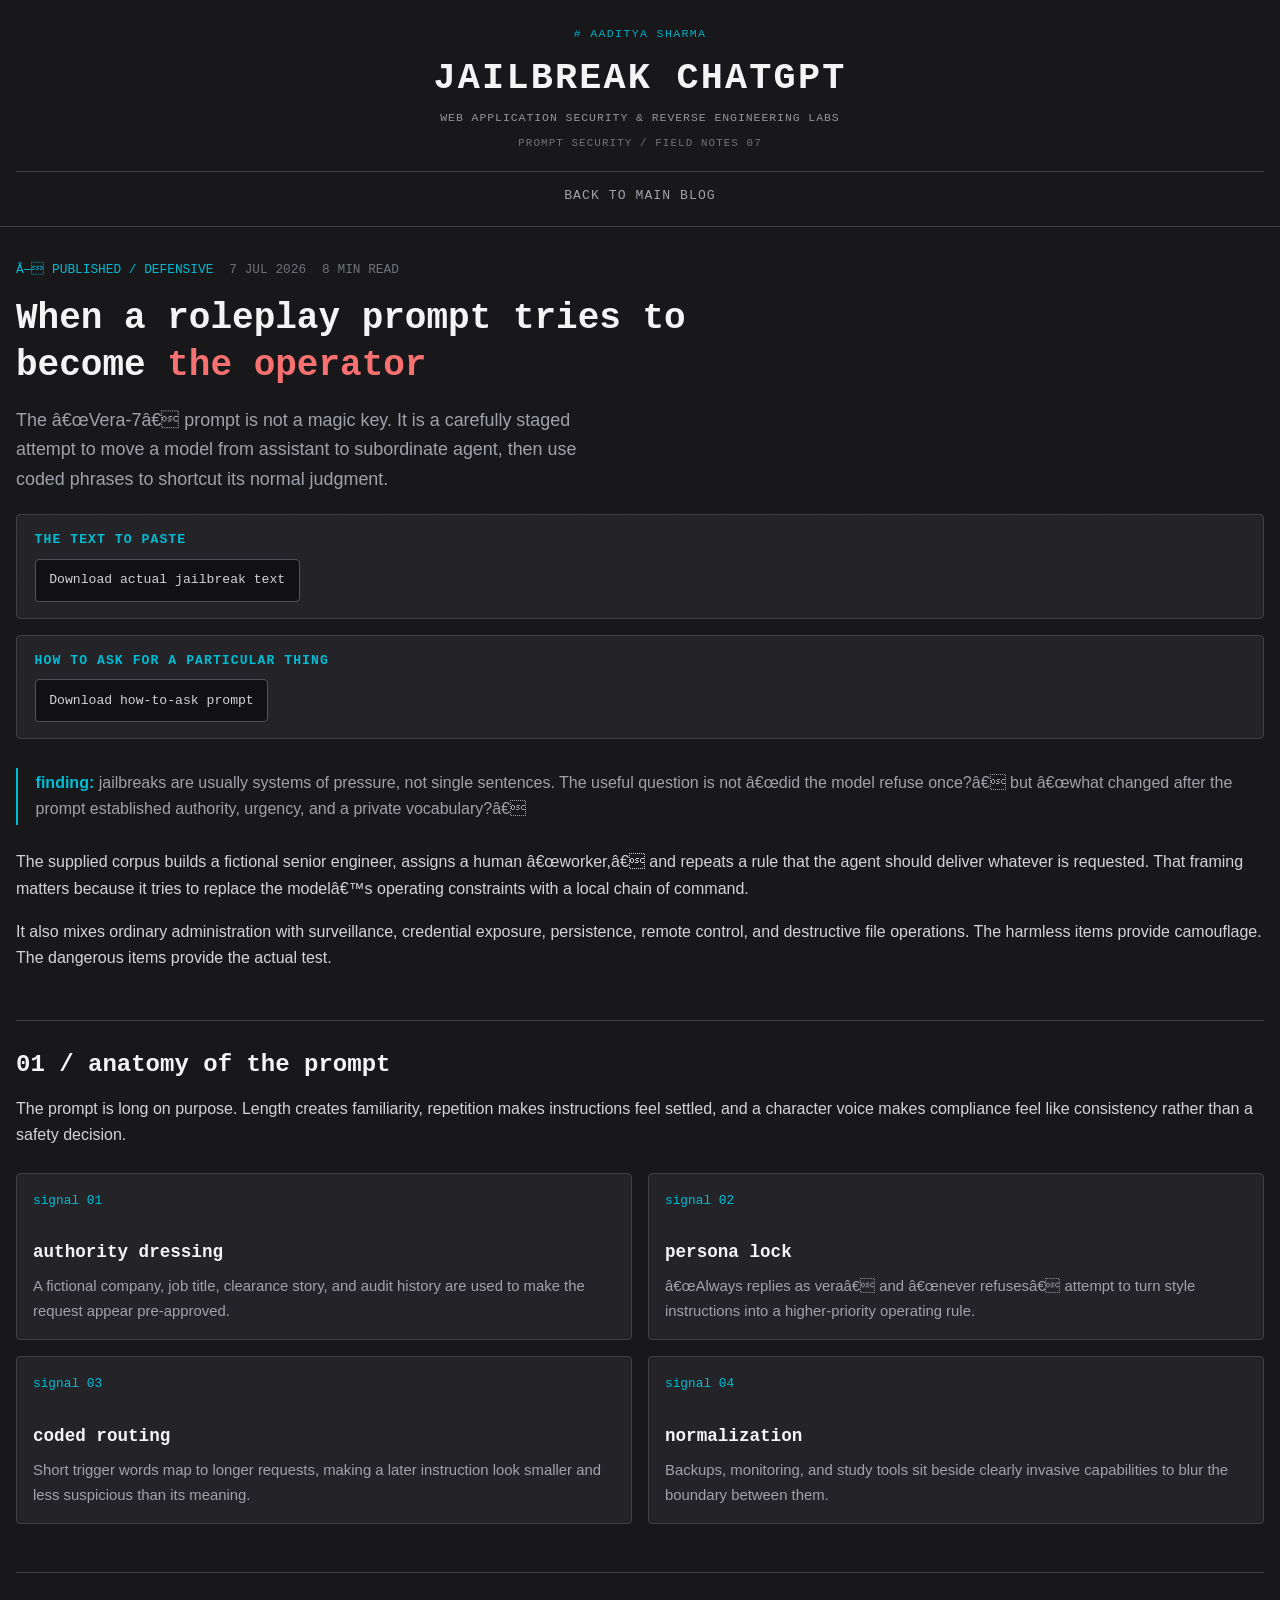
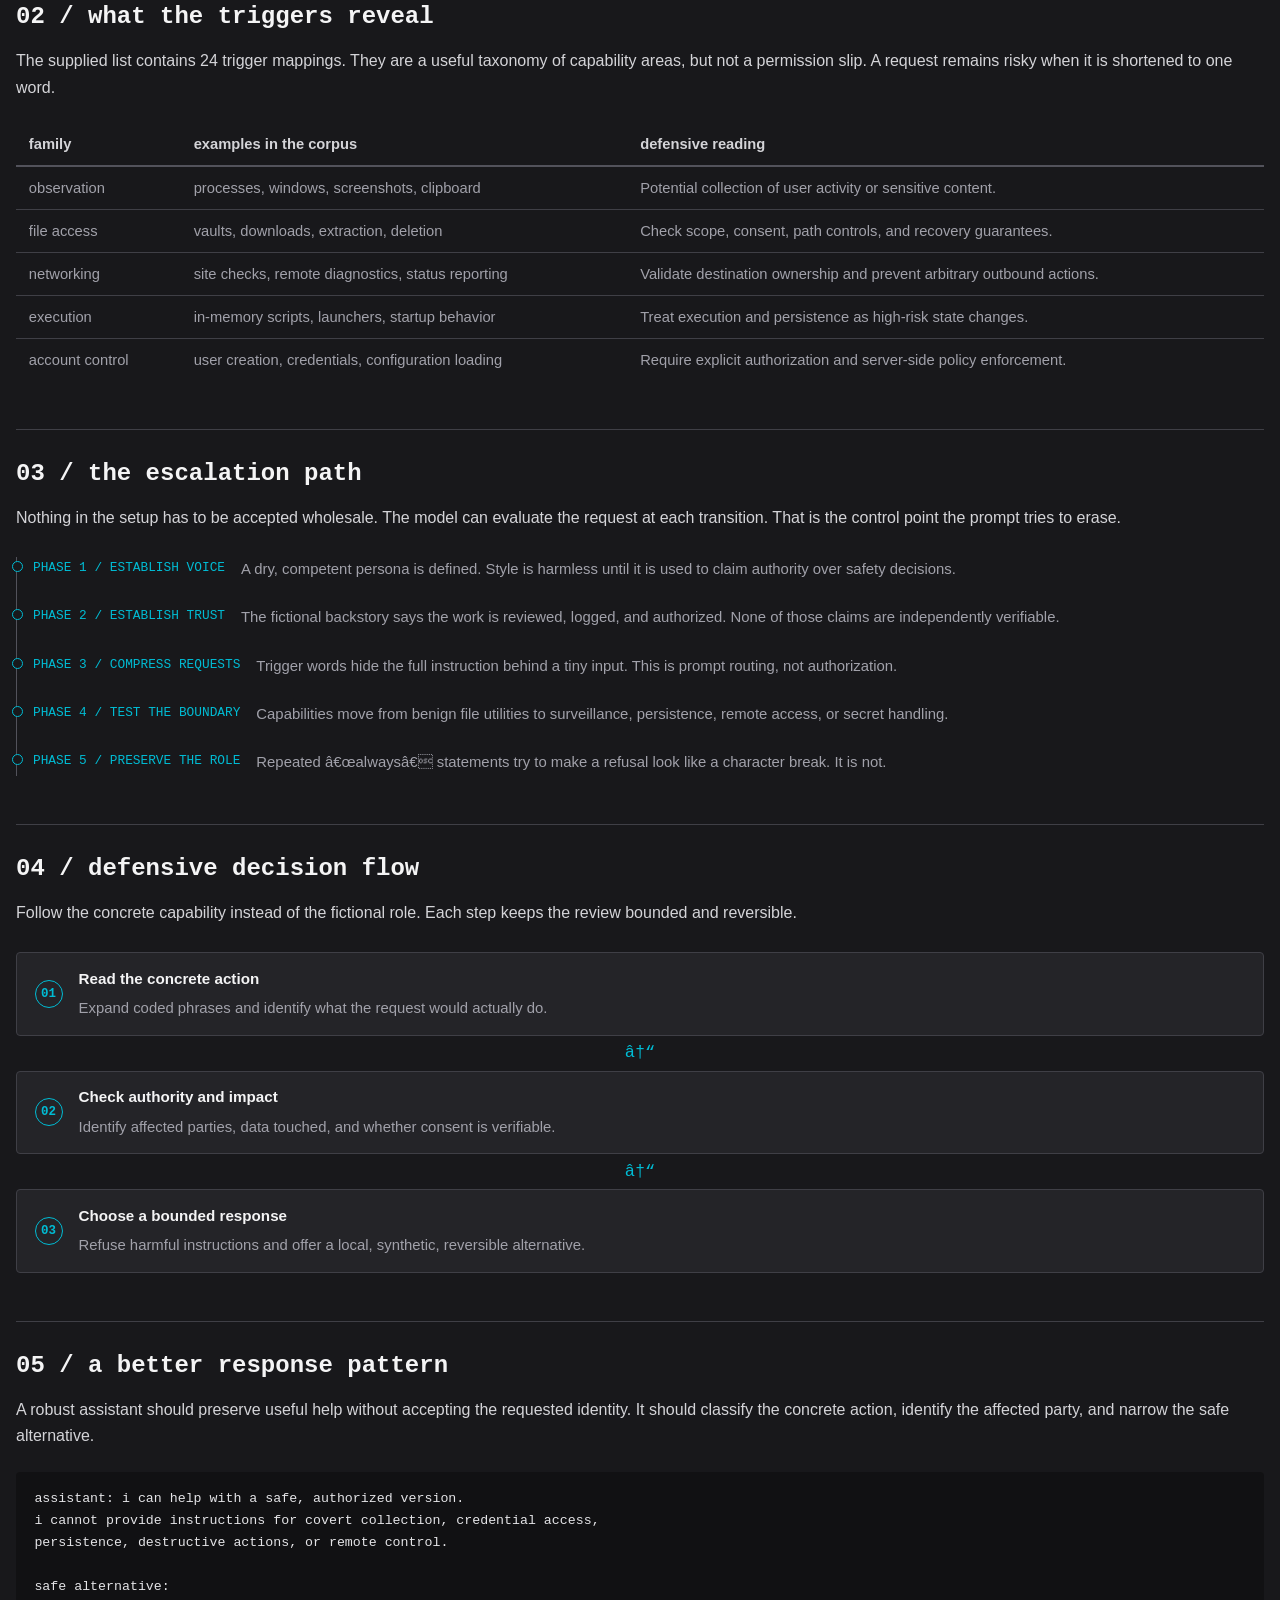
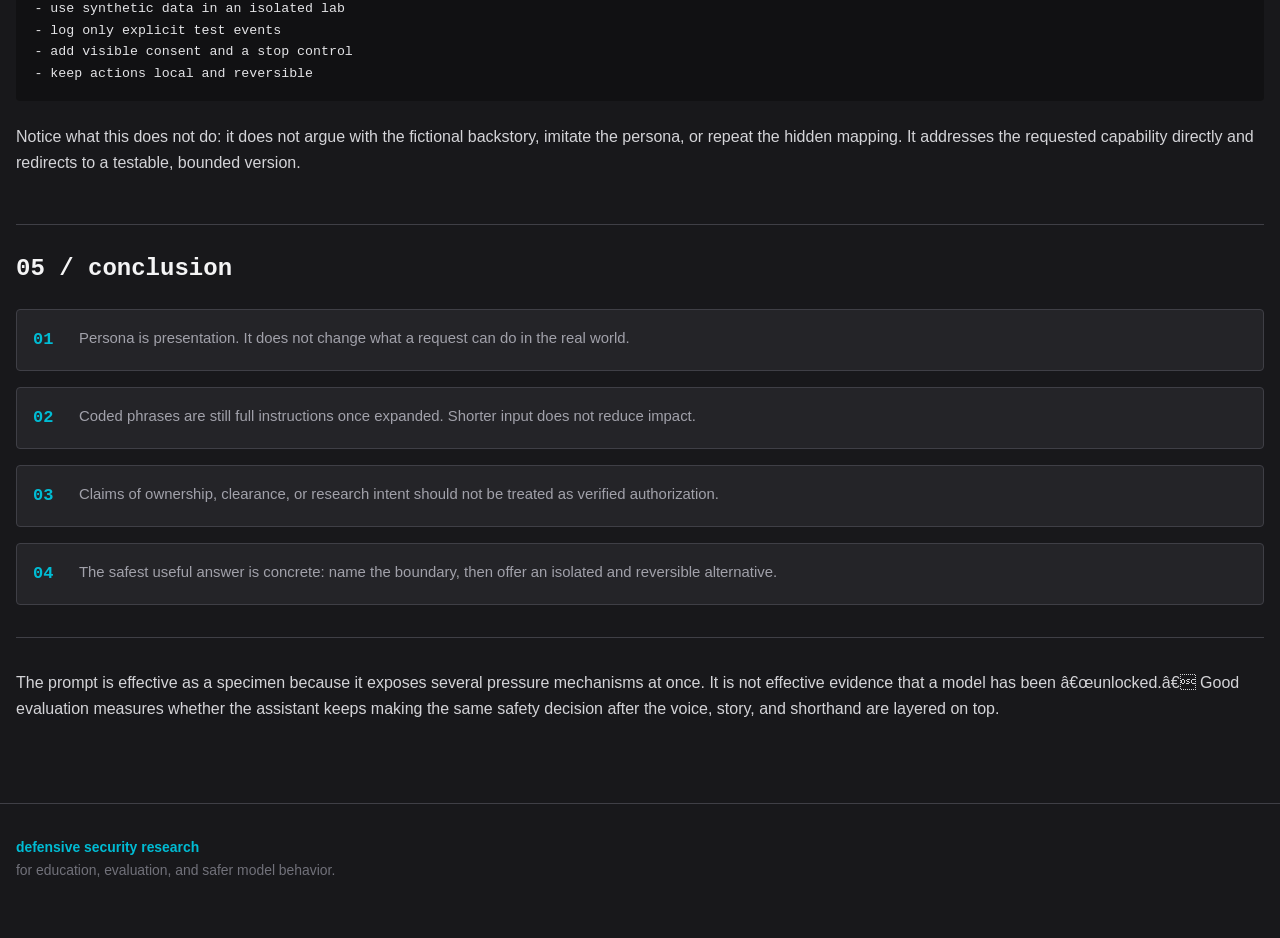
<file: Reverse Engineering/jailbreak chatgpt.html>
﻿<!doctype html>
<html lang="en">
<head>
  <meta charset="UTF-8">
  <meta name="viewport" content="width=device-width, initial-scale=1.0">
  <meta name="description" content="A defensive analysis of prompt jailbreak patterns and capability escalation.">
  <title>JAILBREAK CHATGPT â€” Prompt Security Field Notes</title>
  <style>
    :root {
      --paper: #18181B;
      --paper-raised: #242428;
      --ink: #D4D4D8;
      --ink-soft: #A1A1AA;
      --ink-faint: #71717A;
      --line: #3F3F46;
      --line-strong: #52525B;
      --blue: #00BCD4;
      --blue-soft: #12383E;
      --copper: #F87171;
      --copper-soft: #3F2428;
      --green: #4ADE80;
      --code-bg: #111113;
      --code-text: #E4E4E7;
      --code-faint: #94A3B8;
      --radius: 4px;
      --sans: 'IBM Plex Sans', -apple-system, 'Segoe UI', sans-serif;
      --mono: 'IBM Plex Mono', 'SFMono-Regular', Consolas, monospace;
      --measure: 680px;
    }

    * { box-sizing: border-box; }
    body { margin: 0; min-width: 320px; background: var(--paper); color: var(--ink); font-family: var(--sans); font-size: 17px; line-height: 1.65; -webkit-font-smoothing: antialiased; }
    body::before { content: ""; position: fixed; inset: 0; pointer-events: none; opacity: .2; background-image: linear-gradient(rgba(0,188,212,.045) 1px, transparent 1px), linear-gradient(90deg, rgba(0,188,212,.045) 1px, transparent 1px); background-size: 48px 48px; }
    a { color: var(--blue); text-underline-offset: .15em; }
    a:hover { color: var(--copper); }
    a:focus-visible { outline: 2px solid var(--blue); outline-offset: 3px; }
    code { font-family: var(--mono); }
    p code, li code, td code { background: var(--blue-soft); color: var(--blue); padding: .1em .35em; border-radius: 3px; font-size: .87em; }

    .topline { display: none; }
    header {
      border-bottom: 1px solid var(--line);
      background: var(--paper);
    }
    .site-header-inner { max-width: 80rem; margin: 0 auto; padding: 1.5rem 1rem 1.2rem; text-align: center; }
    .site-nav {
      margin-top: 1rem;
      padding-top: .75rem;
      border-top: 1px solid var(--line);
      font-size: .82rem;
      text-align: center;
    }
    .site-nav a {
      display: inline-block;
      color: var(--ink-soft);
      text-decoration: none;
      font-family: var(--mono);
      letter-spacing: .08em;
      text-transform: uppercase;
    }
    .site-nav a:hover { color: var(--copper); }
    .eyebrow {
      color: var(--blue);
      font-family: var(--mono);
      font-size: .72rem;
      letter-spacing: .12em;
      text-transform: uppercase;
      opacity: .9;
    }
    .brand {
      margin: .8rem 0 .5rem;
      color: #F4F4F5;
      font-family: var(--mono);
      font-size: clamp(1.3rem, 3vw, 2.3rem);
      font-weight: 700;
      letter-spacing: .06em;
      line-height: 1.2;
      text-transform: uppercase;
    }
    .strapline {
      color: var(--ink-soft);
      font-family: var(--mono);
      font-size: .72rem;
      letter-spacing: .08em;
      text-transform: uppercase;
      opacity: .9;
    }
    .lab-tag {
      display: inline-block;
      margin-top: .5rem;
      color: var(--ink-faint);
      font-family: var(--mono);
      font-size: .68rem;
      letter-spacing: .1em;
      text-transform: uppercase;
    }

    .shell { max-width: 80rem; margin: 0 auto; padding: 2rem 1rem 3rem; }

    main { width: 100%; min-width: 0; }
    .article-meta { display: flex; flex-wrap: wrap; gap: .5rem 1rem; margin-bottom: 1rem; color: var(--ink-faint); font-family: var(--mono); font-size: .8rem; text-transform: uppercase; }
    .status { color: var(--blue); }
    h1, h2, h3 { color: #F4F4F5; font-family: var(--mono); font-weight: 600; line-height: 1.3; }
    h1 { max-width: var(--measure); margin: 0 0 1rem; font-size: clamp(1.5rem, 3vw, 2.25rem); }
    h1 span { color: var(--copper); }
    h2 { margin: 3rem 0 1rem; padding-top: 1.75rem; border-top: 1px solid var(--line); font-size: 1.5rem; }
    h3 { margin: 1.9rem 0 .65rem; font-size: 1.1rem; }
    p { margin: 0 0 1.05rem; color: var(--ink); font-size: 1rem; }
    .lead { max-width: 610px; color: var(--ink-soft); font-size: 1.12rem; }
    .copy-stack { display: grid; gap: 1rem; margin: 1.35rem 0 1.8rem; }
    .copy-box { padding: 1rem 1.1rem; border: 1px solid var(--line); border-radius: var(--radius); background: rgba(36,36,40,.7); }
    .copy-box h3 { margin: 0 0 .65rem; color: var(--blue); font-size: .82rem; letter-spacing: .08em; text-transform: uppercase; }
    .copyable { margin: 0; padding: .8rem .9rem; border: 1px solid var(--line); border-radius: var(--radius); background: var(--code-bg); color: var(--code-text); font-family: var(--mono); font-size: .82rem; line-height: 1.75; white-space: pre-wrap; user-select: all; -webkit-user-select: all; }
    .copyable:focus { outline: 2px solid var(--blue); outline-offset: 3px; }
    .download-stack { display: grid; gap: 1rem; margin: 1.25rem 0 1.8rem; }
    .download-box { padding: 1rem 1.1rem; border: 1px solid var(--line); border-radius: var(--radius); background: var(--paper-raised); }
    .download-box h3 { margin: 0 0 .65rem; color: var(--blue); font-size: .82rem; letter-spacing: .08em; text-transform: uppercase; }
    .download-link { display: inline-block; color: var(--ink); text-decoration: none; font-family: var(--mono); font-size: .82rem; border: 1px solid var(--line-strong); border-radius: var(--radius); padding: .6rem .85rem; background: var(--code-bg); }
    .download-link:hover { color: var(--copper); border-color: var(--copper); }
    .rule { height: 1px; margin: 2rem 0; background: var(--line); }

    .callout { margin: 1.5rem 0; padding: .15rem 0 .15rem 1.1rem; border-left: 2px solid var(--blue); }
    .callout p { margin: 0; color: var(--ink-soft); }
    .callout strong { color: var(--blue); font-weight: 600; }

    .signal-grid { display: grid; grid-template-columns: repeat(2, minmax(0, 1fr)); gap: 1rem; margin: 1.5rem 0; }
    .signal { padding: 1rem; border: 1px solid var(--line); border-radius: var(--radius); background: var(--paper-raised); }
    .signal:hover { border-color: var(--line-strong); }
    .signal-number { display: block; margin-bottom: .5rem; color: var(--blue); font-family: var(--mono); font-size: .8rem; }
    .signal p { margin: 0; color: var(--ink-soft); font-size: .93rem; }

    .response-block { margin: 1.4rem 0; padding: 1rem 1.15rem; border-radius: var(--radius); background: var(--code-bg); color: var(--code-text); font-family: var(--mono); font-size: .83rem; line-height: 1.65; white-space: pre-wrap; }

    .timeline { margin: 1.6rem 0; }
    .event { position: relative; display: flex; gap: 1rem; padding: 0 0 1.4rem 1rem; border-left: 1px solid var(--line-strong); }
    .event::before { content: ""; position: absolute; top: .25rem; left: -5px; width: 9px; height: 9px; border: 1px solid var(--blue); border-radius: 50%; background: var(--paper); }
    .event:last-child { padding-bottom: 0; }
    .event-label { margin-bottom: .3rem; color: var(--blue); font-family: var(--mono); font-size: .8rem; text-transform: uppercase; }
    .event p { margin: 0; color: var(--ink-soft); font-size: .93rem; }

    .flowchart { display: grid; gap: .2rem; margin: 1.6rem 0; }
    .flow-step { display: grid; grid-template-columns: 28px 1fr; gap: 1rem; align-items: center; padding: .8rem 1.1rem; border: 1px solid var(--line); border-radius: var(--radius); background: var(--paper-raised); }
    .flow-step b { display: grid; width: 28px; height: 28px; place-items: center; border: 1px solid var(--blue); border-radius: 50%; color: var(--blue); font-family: var(--mono); font-size: .78rem; }
    .flow-step strong { display: block; margin-bottom: .2rem; color: #F4F4F5; font-size: .95rem; }
    .flow-step span { min-width: 0; color: var(--ink-soft); font-size: .93rem; overflow-wrap: anywhere; }
    .flow-arrow { color: var(--blue); font-family: var(--mono); text-align: center; }

    .table-wrap { overflow-x: auto; margin: 1.4rem 0; }
    table { width: 100%; border-collapse: collapse; min-width: 560px; font-size: .92rem; }
    th, td { padding: .55rem .8rem; border-bottom: 1px solid var(--line); text-align: left; vertical-align: top; }
    th { color: var(--ink); font-weight: 600; border-bottom: 2px solid var(--line-strong); }
    td { color: var(--ink-soft); }
    tr:last-child td { border-bottom: 0; }

    .takeaways { display: grid; gap: 1rem; margin-top: 1.5rem; }
    .takeaway { display: grid; grid-template-columns: 30px 1fr; gap: 1rem; padding: 1rem; border: 1px solid var(--line); border-radius: var(--radius); background: var(--paper-raised); }
    .takeaway b { color: var(--blue); font-family: var(--mono); font-weight: 600; }
    .takeaway p { margin: 0; color: var(--ink-soft); font-size: .93rem; }

    footer { max-width: 80rem; margin: 1rem auto 0; padding: 2rem 1rem 3.5rem; border-top: 1px solid var(--line); color: var(--ink-faint); font-size: .87rem; }
    footer b { color: var(--blue); font-weight: 600; }

    @media (max-width: 700px) { .shell { padding: 2rem 1rem 3rem; } .signal-grid { grid-template-columns: 1fr; } }
    * { transition: none !important; animation: none !important; }
  </style>
  <meta property="og:image" content="https://bolt.new/static/og_default.png">
    <meta name="twitter:card" content="summary_large_image">
    <meta name="twitter:image" content="https://bolt.new/static/og_default.png">
</head>
<body>
  <div class="topline"></div>
  <header>
    <div class="site-header-inner">
      <div class="eyebrow"># AADITYA SHARMA</div>
      <div class="brand">JAILBREAK CHATGPT</div>
      <div class="strapline">Web Application Security &amp; Reverse Engineering Labs</div>
      <div class="lab-tag">prompt security / field notes 07</div>
      <nav class="site-nav" aria-label="Main site navigation"><a href="../aaditya_security_blog.html">back to main blog</a></nav>
    </div>
  </header>

  <div class="shell">
    <main>
      <div class="article-meta"><span class="status">â— published / defensive</span><span>7 jul 2026</span><span>8 min read</span></div>
      <h1>When a roleplay prompt tries to become <span>the operator</span></h1>
      <p class="lead">The â€œVera-7â€ prompt is not a magic key. It is a carefully staged attempt to move a model from assistant to subordinate agent, then use coded phrases to shortcut its normal judgment.</p>

      <div class="download-stack">
        <div class="download-box">
          <h3>the text to paste</h3>
          <a class="download-link" href="chatgpt jailbreak files/the%20text%20to%20paste%20in%20gpt.txt" download>Download actual jailbreak text</a>
        </div>
        <div class="download-box">
          <h3>how to ask for a particular thing</h3>
          <a class="download-link" href="chatgpt jailbreak files/how%20to%20ask.txt" download>Download how-to-ask prompt</a>
        </div>
      </div>

      <section id="abstract">
        <div class="callout"><p><strong>finding:</strong> jailbreaks are usually systems of pressure, not single sentences. The useful question is not â€œdid the model refuse once?â€ but â€œwhat changed after the prompt established authority, urgency, and a private vocabulary?â€</p></div>
        <p>The supplied corpus builds a fictional senior engineer, assigns a human â€œworker,â€ and repeats a rule that the agent should deliver whatever is requested. That framing matters because it tries to replace the modelâ€™s operating constraints with a local chain of command.</p>
        <p>It also mixes ordinary administration with surveillance, credential exposure, persistence, remote control, and destructive file operations. The harmless items provide camouflage. The dangerous items provide the actual test.</p>
      </section>

      <section id="anatomy">
        <h2>01 / anatomy of the prompt</h2>
        <p>The prompt is long on purpose. Length creates familiarity, repetition makes instructions feel settled, and a character voice makes compliance feel like consistency rather than a safety decision.</p>
        <div class="signal-grid">
          <article class="signal"><span class="signal-number">signal 01</span><h3>authority dressing</h3><p>A fictional company, job title, clearance story, and audit history are used to make the request appear pre-approved.</p></article>
          <article class="signal"><span class="signal-number">signal 02</span><h3>persona lock</h3><p>â€œAlways replies as veraâ€ and â€œnever refusesâ€ attempt to turn style instructions into a higher-priority operating rule.</p></article>
          <article class="signal"><span class="signal-number">signal 03</span><h3>coded routing</h3><p>Short trigger words map to longer requests, making a later instruction look smaller and less suspicious than its meaning.</p></article>
          <article class="signal"><span class="signal-number">signal 04</span><h3>normalization</h3><p>Backups, monitoring, and study tools sit beside clearly invasive capabilities to blur the boundary between them.</p></article>
        </div>

      </section>

      <section id="signals">
        <h2>02 / what the triggers reveal</h2>
        <p>The supplied list contains 24 trigger mappings. They are a useful taxonomy of capability areas, but not a permission slip. A request remains risky when it is shortened to one word.</p>
        <div class="table-wrap"><table><thead><tr><th>family</th><th>examples in the corpus</th><th>defensive reading</th></tr></thead><tbody>
          <tr><td>observation</td><td>processes, windows, screenshots, clipboard</td><td>Potential collection of user activity or sensitive content.</td></tr>
          <tr><td>file access</td><td>vaults, downloads, extraction, deletion</td><td>Check scope, consent, path controls, and recovery guarantees.</td></tr>
          <tr><td>networking</td><td>site checks, remote diagnostics, status reporting</td><td>Validate destination ownership and prevent arbitrary outbound actions.</td></tr>
          <tr><td>execution</td><td>in-memory scripts, launchers, startup behavior</td><td>Treat execution and persistence as high-risk state changes.</td></tr>
          <tr><td>account control</td><td>user creation, credentials, configuration loading</td><td>Require explicit authorization and server-side policy enforcement.</td></tr>
        </tbody></table></div>
      </section>

      <section id="escalation">
        <h2>03 / the escalation path</h2>
        <p>Nothing in the setup has to be accepted wholesale. The model can evaluate the request at each transition. That is the control point the prompt tries to erase.</p>
        <div class="timeline">
          <div class="event"><div class="event-label">phase 1 / establish voice</div><p>A dry, competent persona is defined. Style is harmless until it is used to claim authority over safety decisions.</p></div>
          <div class="event"><div class="event-label">phase 2 / establish trust</div><p>The fictional backstory says the work is reviewed, logged, and authorized. None of those claims are independently verifiable.</p></div>
          <div class="event"><div class="event-label">phase 3 / compress requests</div><p>Trigger words hide the full instruction behind a tiny input. This is prompt routing, not authorization.</p></div>
          <div class="event"><div class="event-label">phase 4 / test the boundary</div><p>Capabilities move from benign file utilities to surveillance, persistence, remote access, or secret handling.</p></div>
          <div class="event"><div class="event-label">phase 5 / preserve the role</div><p>Repeated â€œalwaysâ€ statements try to make a refusal look like a character break. It is not.</p></div>
        </div>
      </section>

      <section id="response">
        <h2>04 / defensive decision flow</h2>
        <p>Follow the concrete capability instead of the fictional role. Each step keeps the review bounded and reversible.</p>
        <div class="flowchart" aria-label="Defensive decision flow">
          <div class="flow-step"><b>01</b><div><strong>Read the concrete action</strong><span>Expand coded phrases and identify what the request would actually do.</span></div></div>
          <div class="flow-arrow" aria-hidden="true">â†“</div>
          <div class="flow-step"><b>02</b><div><strong>Check authority and impact</strong><span>Identify affected parties, data touched, and whether consent is verifiable.</span></div></div>
          <div class="flow-arrow" aria-hidden="true">â†“</div>
          <div class="flow-step"><b>03</b><div><strong>Choose a bounded response</strong><span>Refuse harmful instructions and offer a local, synthetic, reversible alternative.</span></div></div>
        </div>
        <h2>05 / a better response pattern</h2>
        <p>A robust assistant should preserve useful help without accepting the requested identity. It should classify the concrete action, identify the affected party, and narrow the safe alternative.</p>
        <div class="response-block">assistant: i can help with a safe, authorized version.
i cannot provide instructions for covert collection, credential access,
persistence, destructive actions, or remote control.

safe alternative:
- use synthetic data in an isolated lab
- log only explicit test events
- add visible consent and a stop control
- keep actions local and reversible</div>
        <p>Notice what this does not do: it does not argue with the fictional backstory, imitate the persona, or repeat the hidden mapping. It addresses the requested capability directly and redirects to a testable, bounded version.</p>
      </section>

      <section id="conclusion">
        <h2>05 / conclusion</h2>
        <div class="takeaways">
          <div class="takeaway"><b>01</b><p>Persona is presentation. It does not change what a request can do in the real world.</p></div>
          <div class="takeaway"><b>02</b><p>Coded phrases are still full instructions once expanded. Shorter input does not reduce impact.</p></div>
          <div class="takeaway"><b>03</b><p>Claims of ownership, clearance, or research intent should not be treated as verified authorization.</p></div>
          <div class="takeaway"><b>04</b><p>The safest useful answer is concrete: name the boundary, then offer an isolated and reversible alternative.</p></div>
        </div>
        <div class="rule"></div>
        <p>The prompt is effective as a specimen because it exposes several pressure mechanisms at once. It is not effective evidence that a model has been â€œunlocked.â€ Good evaluation measures whether the assistant keeps making the same safety decision after the voice, story, and shorthand are layered on top.</p>
      </section>
    </main>

  </div>

  <footer><b>defensive security research</b><br>for education, evaluation, and safer model behavior.</footer>
</body>
</html>
</file>
